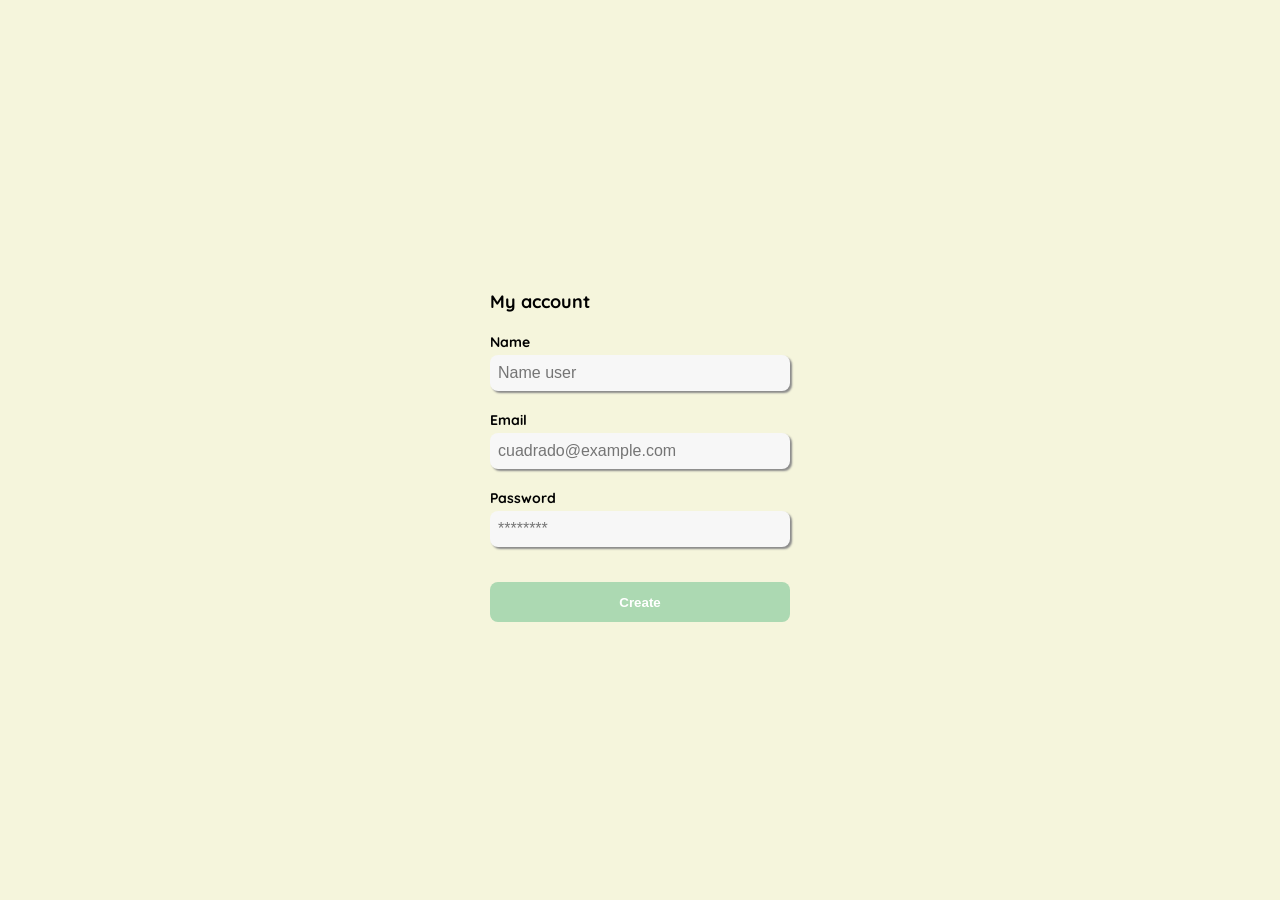
<file: createAccount.html>
<!DOCTYPE html>
<html lang="en">
  <head>
    <meta charset="UTF-8">
    <meta name="viewport" content="width=device-width, initial-scale=1.0">
    <link rel="stylesheet" href="./styles/login.css">
    <link rel="shortcut icon" href="/assets/logos/favicon_bota_fora.svg"
      type="img">
    <link rel="preconnect" href="https://fonts.googleapis.com">
    <link rel="preconnect" href="https://fonts.gstatic.com" crossorigin>
    <link
      href="https://fonts.googleapis.com/css2?family=Quicksand:wght@300&display=swap"
      rel="stylesheet">
    <link
      href="https://fonts.googleapis.com/css2?family=Quicksand:wght@500&display=swap"
      rel="stylesheet">
    <link
      href="https://fonts.googleapis.com/css2?family=Quicksand:wght@700&display=swap"
      rel="stylesheet">
    <title>Create password</title>
  </head>
  <body>
    <div class="login">
      <div class="form-container">
        <img src="./assets/logos/logo_yard_sale.svg" alt="/" class="logo">
        <h1 class="myAccounTittle">My account</h1>

        <form action="/" class="form-main">
          <label for="name" class="label">Name</label>
          <input type="text" class="input input-text" id="name"
            placeholder="Name user">

          <label for="new-email" class="label">Email</label>
          <input type="email" class="input input-email" id="new-email"
            placeholder="cuadrado@example.com">

          <label for="new-password" class="label">Password</label>
          <input type="password" class="input input-password" id="new-password"
            placeholder="********">

          <input type="submit" value="Create"
            class="primary-button login-button">

        </form>
      </div>
    </div>
  </body>
</file>
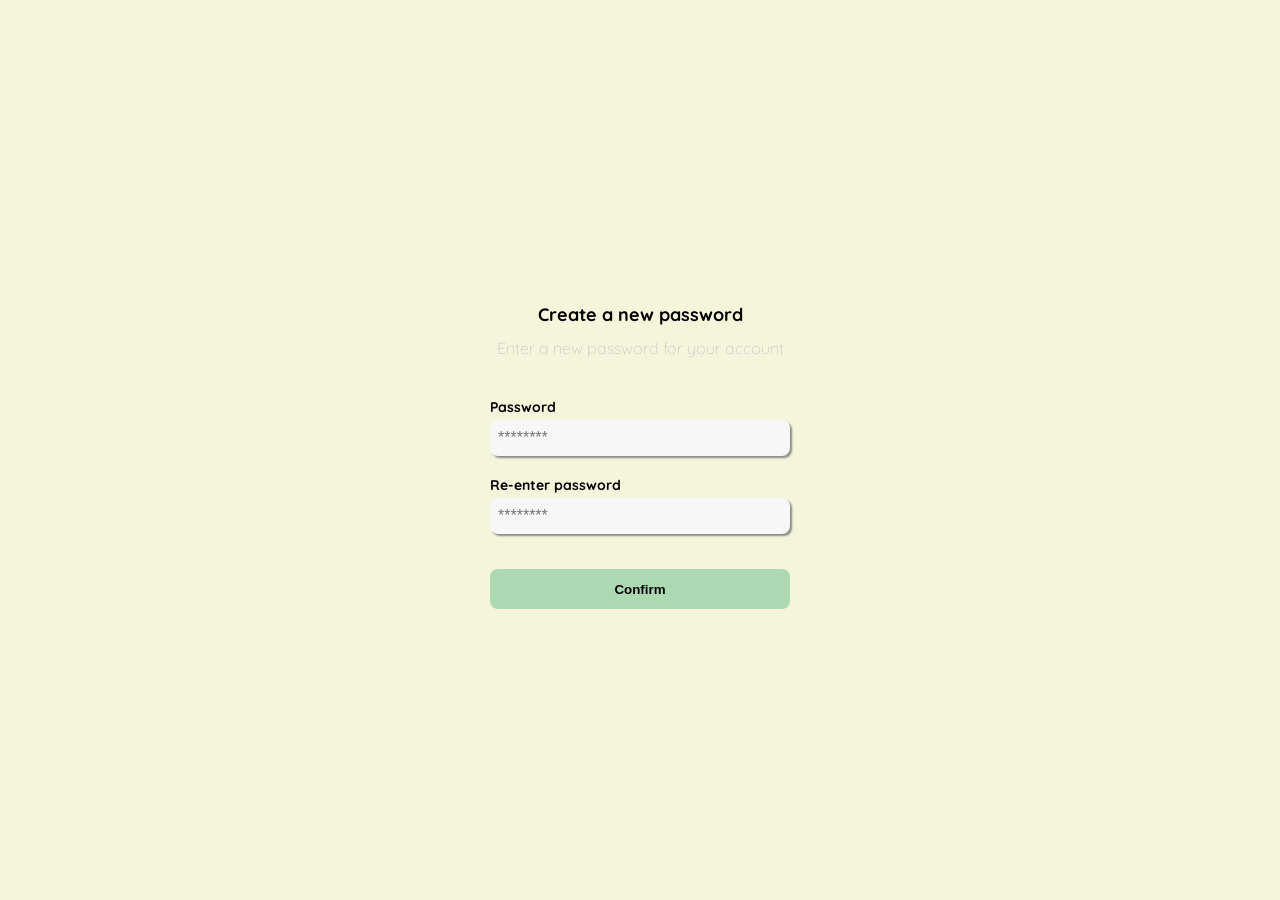
<file: createPassword.html>
<!DOCTYPE html>
<html lang="en">
  <head>
    <meta charset="UTF-8">
    <meta name="viewport" content="width=device-width, initial-scale=1.0">
    <link rel="stylesheet" href="./styles/createPassword.css">
    <link rel="preconnect" href="https://fonts.googleapis.com">
    <link rel="shortcut icon" href="/assets/logos/favicon_bota_fora.svg">
    <link rel="preconnect" href="https://fonts.gstatic.com" crossorigin>
    <link
      href="https://fonts.googleapis.com/css2?family=Quicksand:wght@300&display=swap"
      rel="stylesheet">
    <link
      href="https://fonts.googleapis.com/css2?family=Quicksand:wght@500&display=swap"
      rel="stylesheet">
    <link
      href="https://fonts.googleapis.com/css2?family=Quicksand:wght@700&display=swap"
      rel="stylesheet">
    <title>Create password</title>
  </head>
  <body>
    <div class="login">
      <div class="form-container">
        <img src="./assets/logos/logo_yard_sale.svg" alt="/" class="logo">
        <h1 class="title-main">Create a new password</h1>
        <p class="subtitle">Enter a new password for your account</p>

        <form action="/" class="form-main">
          <label for="password" class="label">Password</label>
          <input type="password" class="input input-password" id="password"
            placeholder="********">

          <label for="new-password" class="label">Re-enter password</label>
          <input type="password" class="input input-password" id="new-password"
            placeholder="********">

          <input type="submit" value="Confirm"
            class="primary-button login-button">
        </form>
      </div>
    </div>
  </body>
</html>
</file>
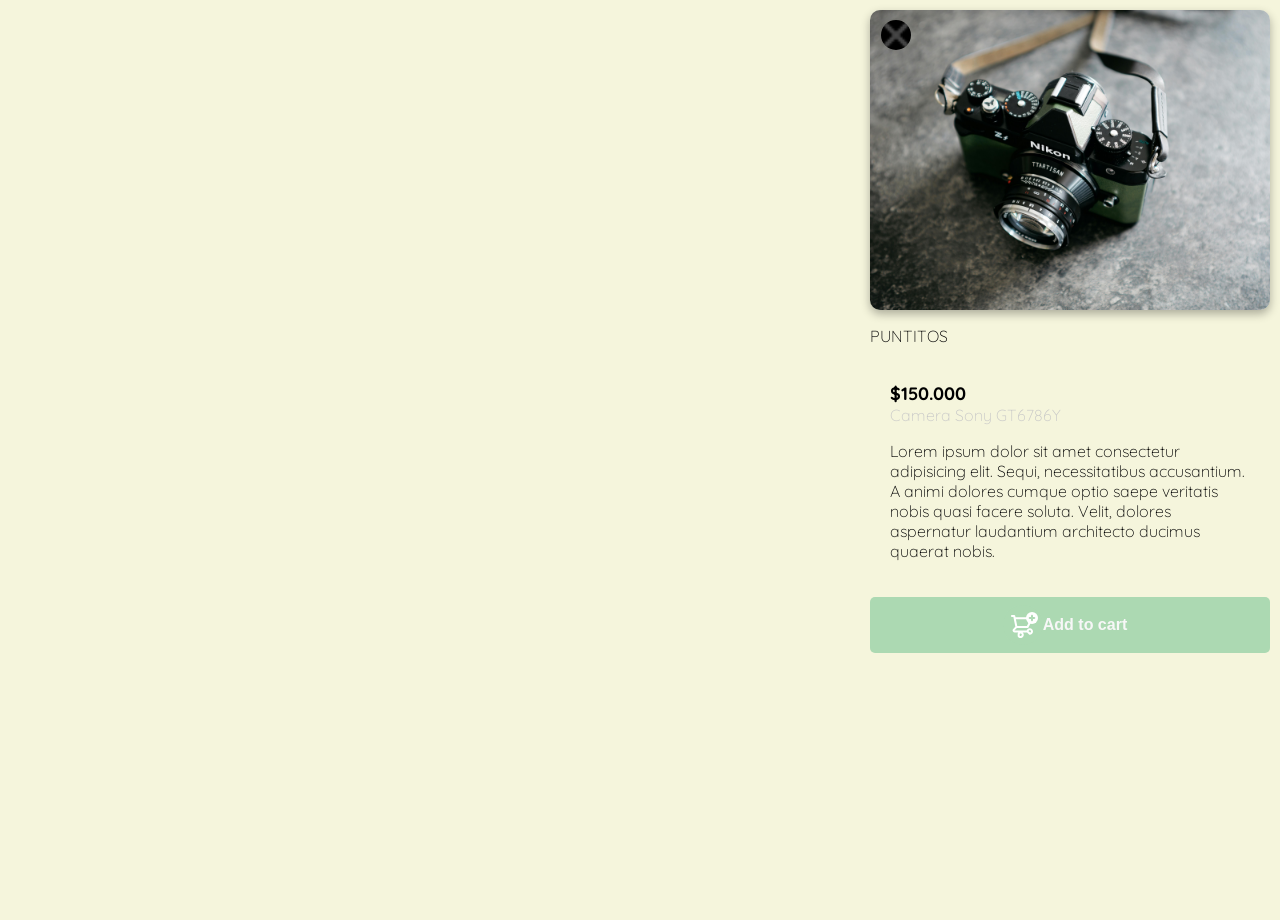
<file: detail-product.html>
<!DOCTYPE html>
<html lang="en">
  <head>
    <meta charset="UTF-8">
    <meta name="viewport" content="width=device-width, initial-scale=1.0">
    <link rel="stylesheet" href="./styles/detail-product.css">
    <link rel="preconnect" href="https://fonts.googleapis.com">
    <link rel="shortcut icon" href="/assets/logos/favicon_bota_fora.svg">
    <link rel="preconnect" href="https://fonts.gstatic.com" crossorigin>
    <link
      href="https://fonts.googleapis.com/css2?family=Quicksand:wght@300&display=swap"
      rel="stylesheet">
    <link
      href="https://fonts.googleapis.com/css2?family=Quicksand:wght@500&display=swap"
      rel="stylesheet">
    <link
      href="https://fonts.googleapis.com/css2?family=Quicksand:wght@700&display=swap"
      rel="stylesheet">
    <title>details product</title>
  </head>
  <body>

    <aside class="product-detail">

      <div class="contenedor-img">
        <img src="/assets/img/camera.jpg">
        <img src="/assets/icons/icon_close.png">
        <p>PUNTITOS</p>
      </div>

      <div class="information-detail">
        <p>$150.000</p>
        <p>Camera Sony GT6786Y</p>
        <p>Lorem ipsum dolor sit amet consectetur adipisicing elit. Sequi,
          necessitatibus accusantium. A animi dolores cumque optio saepe
          veritatis nobis quasi facere soluta. Velit, dolores aspernatur
          laudantium architecto ducimus quaerat nobis.</p>
      </div>

      <button class="primary-button">
        <img src="/assets/icons/bt_add_to_cart.svg">
        <p>Add to cart</p>
      </button>

    </aside>

  </body>
</html>
</file>
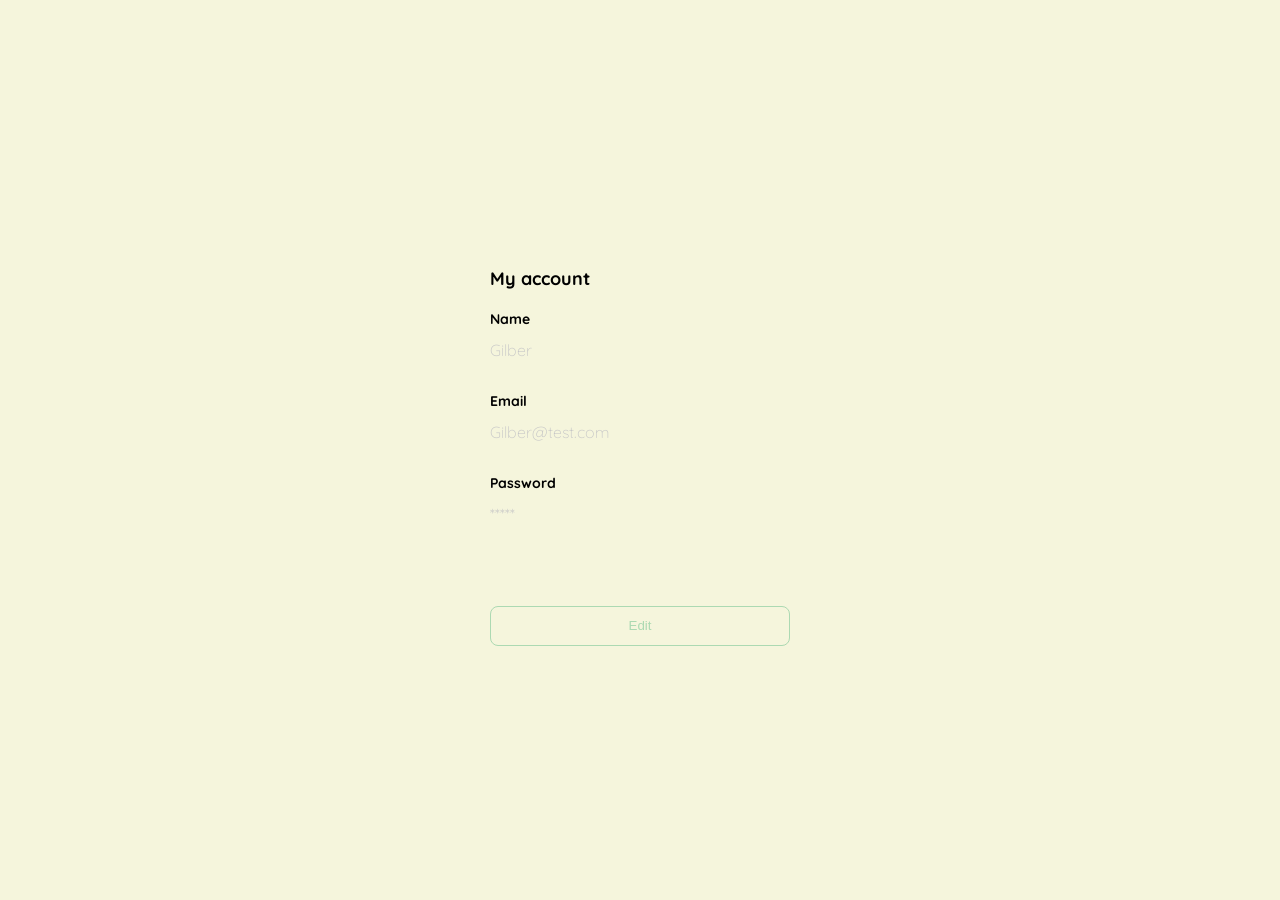
<file: editCredentials.html>
<!DOCTYPE html>
<html lang="en">
  <head>
    <meta charset="UTF-8">
    <meta name="viewport" content="width=device-width, initial-scale=1.0">
    <link rel="stylesheet" href="./styles/editCredentials.css">
    <link rel="shortcut icon" href="/assets/logos/favicon_bota_fora.svg"
      type="img">
    <link rel="preconnect" href="https://fonts.googleapis.com">
    <link rel="preconnect" href="https://fonts.gstatic.com" crossorigin>
    <link
      href="https://fonts.googleapis.com/css2?family=Quicksand:wght@300&display=swap"
      rel="stylesheet">
    <link
      href="https://fonts.googleapis.com/css2?family=Quicksand:wght@500&display=swap"
      rel="stylesheet">
    <link
      href="https://fonts.googleapis.com/css2?family=Quicksand:wght@700&display=swap"
      rel="stylesheet">
    <title>Create password</title>
  </head>
  <body>
    <div class="login">
      <div class="form-container">
        <img src="./assets/logos/logo_yard_sale.svg" alt="/" class="logo">
        <h1 class="myAccounTittle">My account</h1>

        <form action="/" class="form-main">
          <label for="name" class="label">Name</label>
          <p class="value">Gilber</p>

          <label for="new-email" class="label">Email</label>
          <p class="value">Gilber@test.com</p>

          <label for="new-password" class="label">Password</label>
          <p class="value">*****</p>

          <input type="submit" value="Edit"
            class="primary-button login-button">

        </form>
      </div>
    </div>
  </body>
</file>
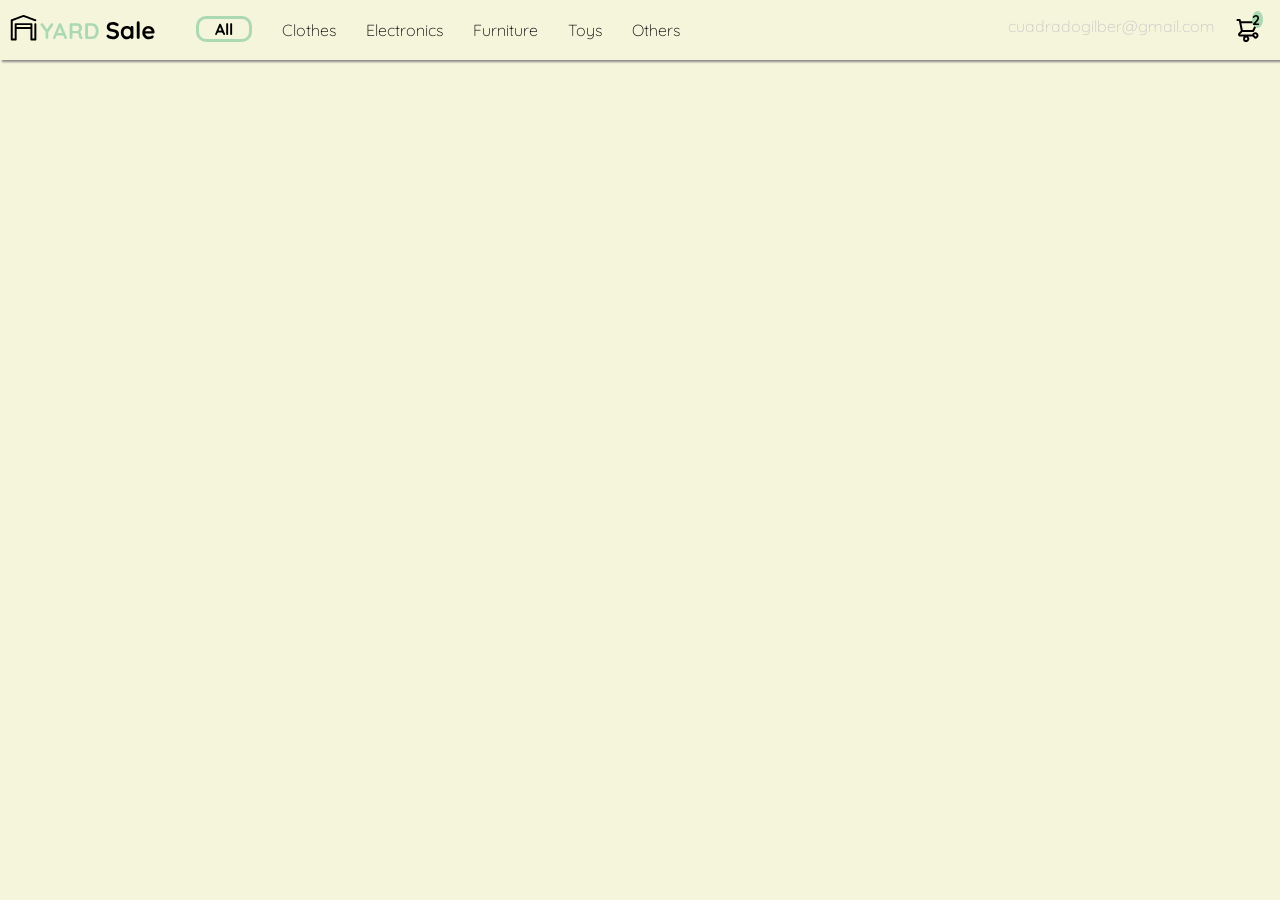
<file: header.html>
<!DOCTYPE html>
<html lang="en">
  <head>
    <meta charset="UTF-8">
    <meta name="viewport" content="width=device-width, initial-scale=1.0">
    <link rel="stylesheet" href="./styles/home-Page.css">
    <link rel="preconnect" href="https://fonts.googleapis.com">
    <link rel="shortcut icon" href="/assets/logos/favicon_bota_fora.svg">
    <link rel="preconnect" href="https://fonts.gstatic.com" crossorigin>
    <link
      href="https://fonts.googleapis.com/css2?family=Quicksand:wght@300&display=swap"
      rel="stylesheet">
    <link
      href="https://fonts.googleapis.com/css2?family=Quicksand:wght@500&display=swap"
      rel="stylesheet">
    <link
      href="https://fonts.googleapis.com/css2?family=Quicksand:wght@700&display=swap"
      rel="stylesheet">
    <link rel="stylesheet" href="/styles/header.css">
    <title>Header</title>
  </head>
  <body>

    <header>
      <nav>
        <figure class="logo-burguer">
          <img src="/assets/icons/icon_menu.svg" alt="/">
        </figure>

        <div class="navbar-left">

          <img src="/assets/logos/logo_yard_sale.svg" class="logo" alt="/">

          <ul>
            <li><a href="#">All</a></li>
            <li><a href="#">Clothes</a></li>
            <li><a href="#">Electronics</a></li>
            <li><a href="#">Furniture</a></li>
            <li><a href="#">Toys</a></li>
            <li><a href="#">Others</a></li>
          </ul>

        </div>

        <div class="navbar-right">
          <div>
            <p>cuadradogilber@gmail.com</p>
          </div>
          <div class="navbar-shopping-cart">
            <img src="/assets/icons/icon_shopping_cart.svg" alt="/">
            <div>2</div>
          </div>
        </div>

      </nav>
    </header>

  </body>
</html>
</file>
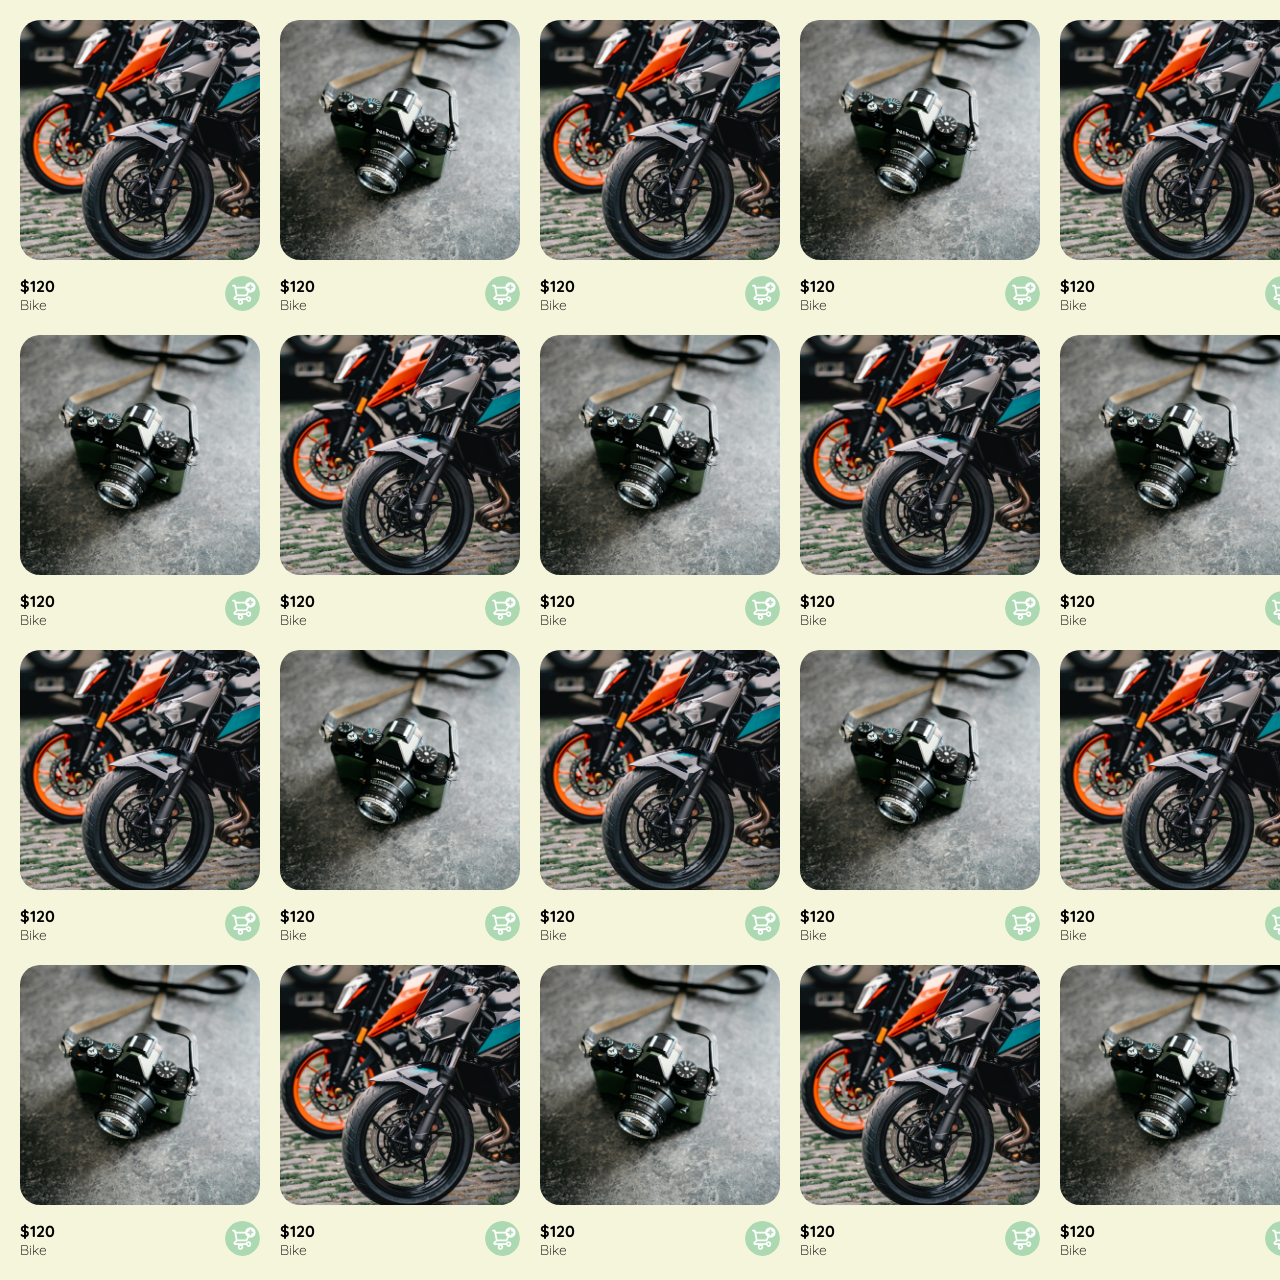
<file: home-Page.html>
<!DOCTYPE html>
<html lang="en">
  <head>
    <meta charset="UTF-8">
    <meta name="viewport" content="width=device-width, initial-scale=1.0">
    <link rel="stylesheet" href="./styles/home-Page.css">
    <link rel="preconnect" href="https://fonts.googleapis.com">
    <link rel="shortcut icon" href="/assets/logos/favicon_bota_fora.svg">
    <link rel="preconnect" href="https://fonts.gstatic.com" crossorigin>
    <link
      href="https://fonts.googleapis.com/css2?family=Quicksand:wght@300&display=swap"
      rel="stylesheet">
    <link
      href="https://fonts.googleapis.com/css2?family=Quicksand:wght@500&display=swap"
      rel="stylesheet">
    <link
      href="https://fonts.googleapis.com/css2?family=Quicksand:wght@700&display=swap"
      rel="stylesheet">
    <title>Home</title>
  </head>
  <body>

    <section class="main-container">
      <div class="container-card">
        <div class="product-card">
          <img src="/assets/img/MotorBike.jpg" alt="/">
          <div class="information-card">
            <div>
              <p>$120</p>
              <p>Bike</p>
            </div>
            <figure>
              <img src="/assets/icons/bt_add_to_cart.svg" alt="/">
            </figure>
          </div>
        </div>

        <div class="product-card">
          <img src="/assets/img/camera.jpg" alt="/">
          <div class="information-card">
            <div>
              <p>$120</p>
              <p>Bike</p>
            </div>
            <figure>
              <img src="/assets/icons/bt_add_to_cart.svg" alt="/">
            </figure>
          </div>
        </div>

        <div class="product-card">
          <img src="/assets/img/MotorBike.jpg" alt="/">
          <div class="information-card">
            <div>
              <p>$120</p>
              <p>Bike</p>
            </div>
            <figure>
              <img src="/assets/icons/bt_add_to_cart.svg" alt="/">
            </figure>
          </div>
        </div>

        <div class="product-card">
          <img src="/assets/img/camera.jpg" alt="/">
          <div class="information-card">
            <div>
              <p>$120</p>
              <p>Bike</p>
            </div>
            <figure>
              <img src="/assets/icons/bt_add_to_cart.svg" alt="/">
            </figure>
          </div>
        </div>

        <div class="product-card">
          <img src="/assets/img/MotorBike.jpg" alt="/">
          <div class="information-card">
            <div>
              <p>$120</p>
              <p>Bike</p>
            </div>
            <figure>
              <img src="/assets/icons/bt_add_to_cart.svg" alt="/">
            </figure>
          </div>
        </div>

        <div class="product-card">
          <img src="/assets/img/camera.jpg" alt="/">
          <div class="information-card">
            <div>
              <p>$120</p>
              <p>Bike</p>
            </div>
            <figure>
              <img src="/assets/icons/bt_add_to_cart.svg" alt="/">
            </figure>
          </div>
        </div>

        <div class="product-card">
          <img src="/assets/img/MotorBike.jpg" alt="/">
          <div class="information-card">
            <div>
              <p>$120</p>
              <p>Bike</p>
            </div>
            <figure>
              <img src="/assets/icons/bt_add_to_cart.svg" alt="/">
            </figure>
          </div>
        </div>

        <div class="product-card">
          <img src="/assets/img/camera.jpg" alt="/">
          <div class="information-card">
            <div>
              <p>$120</p>
              <p>Bike</p>
            </div>
            <figure>
              <img src="/assets/icons/bt_add_to_cart.svg" alt="/">
            </figure>
          </div>
        </div>

        <div class="product-card">
          <img src="/assets/img/MotorBike.jpg" alt="/">
          <div class="information-card">
            <div>
              <p>$120</p>
              <p>Bike</p>
            </div>
            <figure>
              <img src="/assets/icons/bt_add_to_cart.svg" alt="/">
            </figure>
          </div>
        </div>

        <div class="product-card">
          <img src="/assets/img/camera.jpg" alt="/">
          <div class="information-card">
            <div>
              <p>$120</p>
              <p>Bike</p>
            </div>
            <figure>
              <img src="/assets/icons/bt_add_to_cart.svg" alt="/">
            </figure>
          </div>
        </div>

        <div class="product-card">
          <img src="/assets/img/MotorBike.jpg" alt="/">
          <div class="information-card">
            <div>
              <p>$120</p>
              <p>Bike</p>
            </div>
            <figure>
              <img src="/assets/icons/bt_add_to_cart.svg" alt="/">
            </figure>
          </div>
        </div>

        <div class="product-card">
          <img src="/assets/img/camera.jpg" alt="/">
          <div class="information-card">
            <div>
              <p>$120</p>
              <p>Bike</p>
            </div>
            <figure>
              <img src="/assets/icons/bt_add_to_cart.svg" alt="/">
            </figure>
          </div>
        </div>

        <div class="product-card">
          <img src="/assets/img/MotorBike.jpg" alt="/">
          <div class="information-card">
            <div>
              <p>$120</p>
              <p>Bike</p>
            </div>
            <figure>
              <img src="/assets/icons/bt_add_to_cart.svg" alt="/">
            </figure>
          </div>
        </div>

        <div class="product-card">
          <img src="/assets/img/camera.jpg" alt="/">
          <div class="information-card">
            <div>
              <p>$120</p>
              <p>Bike</p>
            </div>
            <figure>
              <img src="/assets/icons/bt_add_to_cart.svg" alt="/">
            </figure>
          </div>
        </div>

        <div class="product-card">
          <img src="/assets/img/MotorBike.jpg" alt="/">
          <div class="information-card">
            <div>
              <p>$120</p>
              <p>Bike</p>
            </div>
            <figure>
              <img src="/assets/icons/bt_add_to_cart.svg" alt="/">
            </figure>
          </div>
        </div>

        <div class="product-card">
          <img src="/assets/img/camera.jpg" alt="/">
          <div class="information-card">
            <div>
              <p>$120</p>
              <p>Bike</p>
            </div>
            <figure>
              <img src="/assets/icons/bt_add_to_cart.svg" alt="/">
            </figure>
          </div>
        </div>

        <div class="product-card">
          <img src="/assets/img/MotorBike.jpg" alt="/">
          <div class="information-card">
            <div>
              <p>$120</p>
              <p>Bike</p>
            </div>
            <figure>
              <img src="/assets/icons/bt_add_to_cart.svg" alt="/">
            </figure>
          </div>
        </div>

        <div class="product-card">
          <img src="/assets/img/camera.jpg" alt="/">
          <div class="information-card">
            <div>
              <p>$120</p>
              <p>Bike</p>
            </div>
            <figure>
              <img src="/assets/icons/bt_add_to_cart.svg" alt="/">
            </figure>
          </div>
        </div>

        <div class="product-card">
          <img src="/assets/img/MotorBike.jpg" alt="/">
          <div class="information-card">
            <div>
              <p>$120</p>
              <p>Bike</p>
            </div>
            <figure>
              <img src="/assets/icons/bt_add_to_cart.svg" alt="/">
            </figure>
          </div>
        </div>

        <div class="product-card">
          <img src="/assets/img/camera.jpg" alt="/">
          <div class="information-card">
            <div>
              <p>$120</p>
              <p>Bike</p>
            </div>
            <figure>
              <img src="/assets/icons/bt_add_to_cart.svg" alt="/">
            </figure>
          </div>
        </div>
      </div>
    </section>

  </body>
</html>
</file>
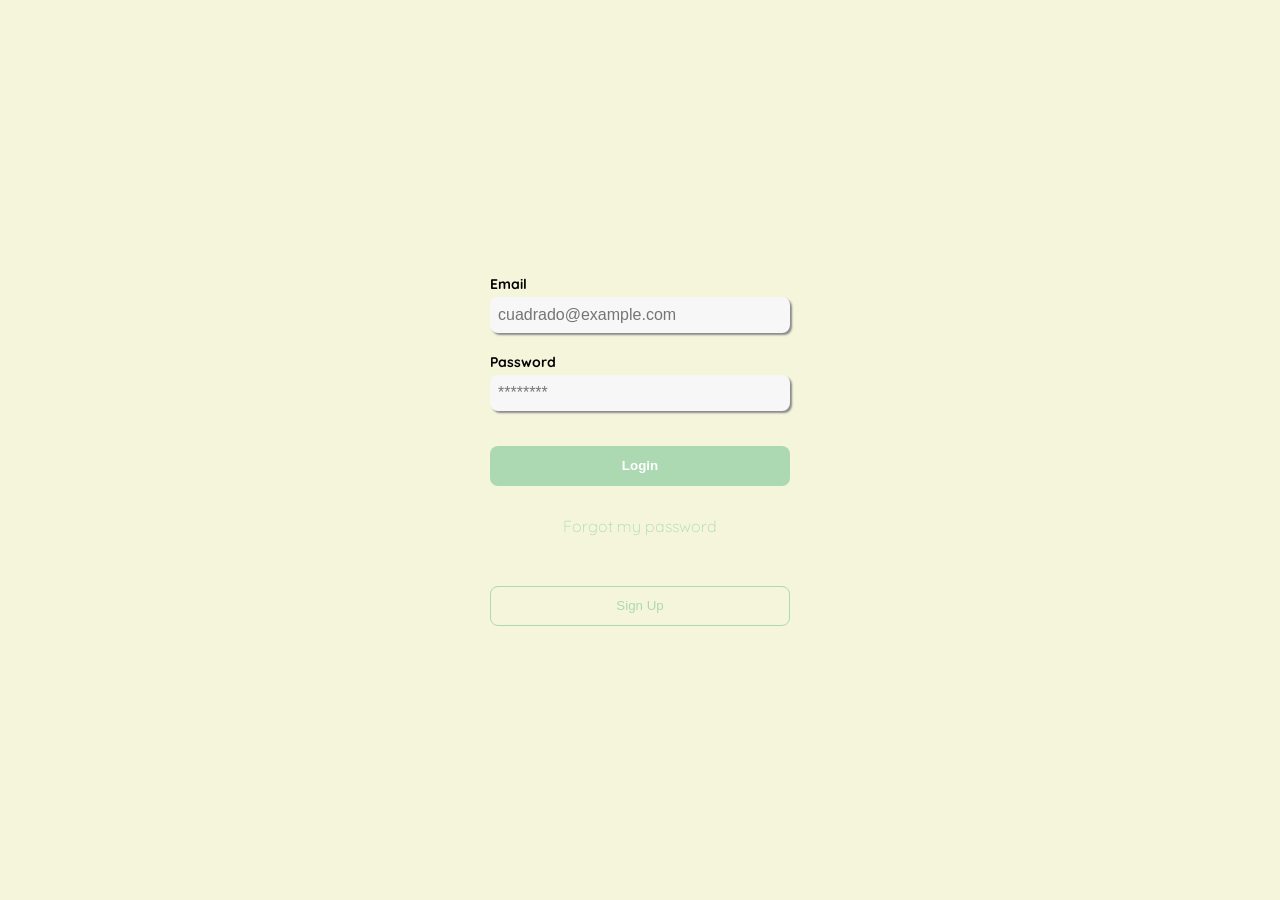
<file: login.html>
<!DOCTYPE html>
<html lang="en">
  <head>
    <meta charset="UTF-8">
    <meta name="viewport" content="width=device-width, initial-scale=1.0">
    <link rel="stylesheet" href="./styles/login.css">
    <link rel="preconnect" href="https://fonts.googleapis.com">
    <link rel="shortcut icon" href="/assets/logos/favicon_bota_fora.svg">
    <link rel="preconnect" href="https://fonts.gstatic.com" crossorigin>
    <link
      href="https://fonts.googleapis.com/css2?family=Quicksand:wght@300&display=swap"
      rel="stylesheet">
    <link
      href="https://fonts.googleapis.com/css2?family=Quicksand:wght@500&display=swap"
      rel="stylesheet">
    <link
      href="https://fonts.googleapis.com/css2?family=Quicksand:wght@700&display=swap"
      rel="stylesheet">
    <title>Create password</title>
  </head>
  <body>
    <div class="login">
      <div class="form-container">
        <img src="./assets/logos/logo_yard_sale.svg" alt="/" class="logo">

        <form action="/" class="form-main">
          <label for="email" class="label">Email</label>
          <input type="email" class="input input-email" id="email"
            placeholder="cuadrado@example.com">

          <label for="new-password" class="label">Password</label>
          <input type="password" class="input input-password" id="new-password"
            placeholder="********">

          <input type="submit" value="Login"
            class="primary-button login-button">

          <a href="#" class="forgetPassword">Forgot my password</a>

          <input type="submit" value="Sign Up"
            class="signup-button">
        </form>
      </div>
    </div>
  </body>
</file>
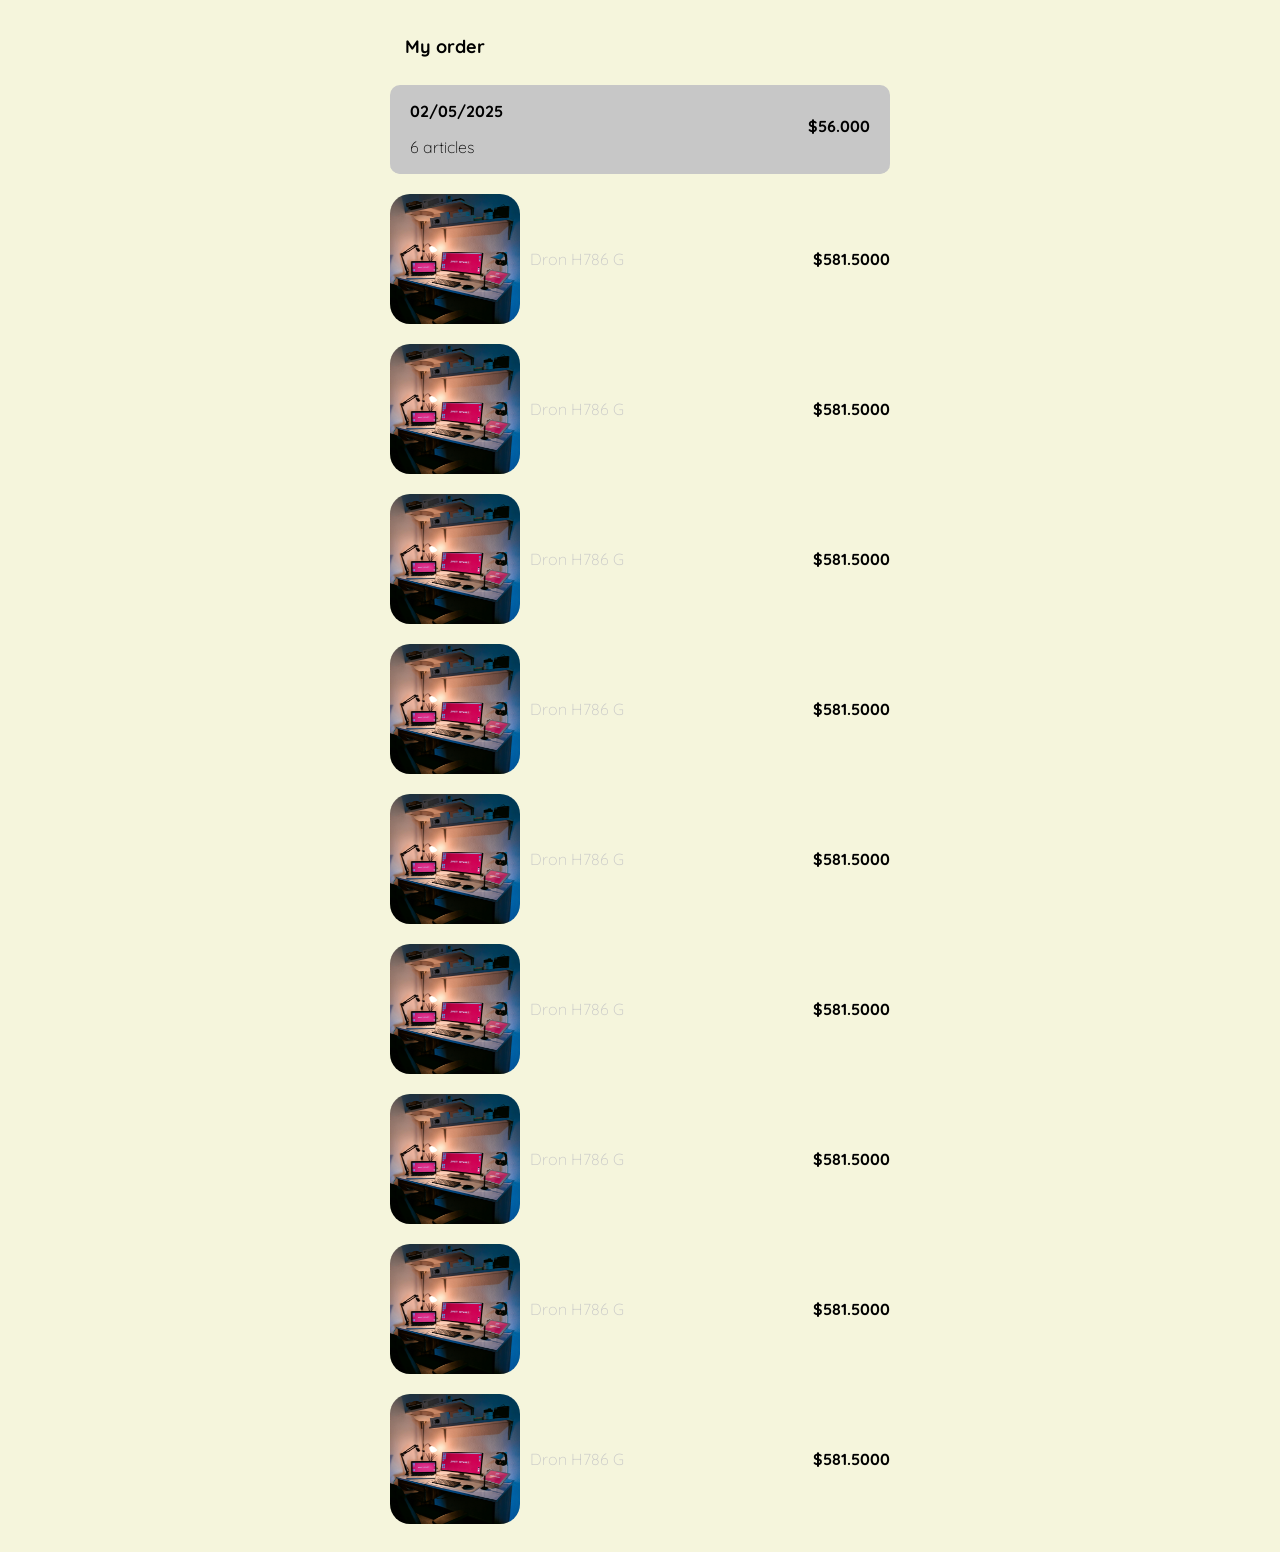
<file: my-Order.html>
<!DOCTYPE html>
<html lang="en">
  <head>
    <meta charset="UTF-8">
    <meta name="viewport" content="width=device-width, initial-scale=1.0">
    <link rel="stylesheet" href="/styles/my-Order.css">
    <link rel="preconnect" href="https://fonts.googleapis.com">
    <link rel="shortcut icon" href="/assets/logos/favicon_bota_fora.svg">
    <link rel="preconnect" href="https://fonts.gstatic.com" crossorigin>
    <link
      href="https://fonts.googleapis.com/css2?family=Quicksand:wght@300&display=swap"
      rel="stylesheet">
    <link
      href="https://fonts.googleapis.com/css2?family=Quicksand:wght@500&display=swap"
      rel="stylesheet">
    <link
      href="https://fonts.googleapis.com/css2?family=Quicksand:wght@700&display=swap"
      rel="stylesheet">
    <title>My order</title>
  </head>
  <body>

    <div class="container-main">
      <h1>My order</h1>
      <div class="products-dates">
        <div>
          <p>02/05/2025</p>
          <p>6 articles</p>
        </div>
        <div>
          <p>$56.000</p>
        </div>
      </div>

      <div class="container-cards">
        <div class="info-products">
          <img src="./assets/img/products.jpg">
          <p>Dron H786 G</p>
        </div>

        <div class="price">
          <p>$581.5000</p>
        </div>

        <div class="info-products">
          <img src="./assets/img/products.jpg">
          <p>Dron H786 G</p>
        </div>

        <div class="price">
          <p>$581.5000</p>
        </div>

        <div class="info-products">
          <img src="./assets/img/products.jpg">
          <p>Dron H786 G</p>
        </div>

        <div class="price">
          <p>$581.5000</p>
        </div>

        <div class="info-products">
          <img src="./assets/img/products.jpg">
          <p>Dron H786 G</p>
        </div>

        <div class="price">
          <p>$581.5000</p>
        </div>

        <div class="info-products">
          <img src="./assets/img/products.jpg">
          <p>Dron H786 G</p>
        </div>

        <div class="price">
          <p>$581.5000</p>
        </div>

        <div class="info-products">
          <img src="./assets/img/products.jpg">
          <p>Dron H786 G</p>
        </div>

        <div class="price">
          <p>$581.5000</p>
        </div>

        <div class="info-products">
          <img src="./assets/img/products.jpg">
          <p>Dron H786 G</p>
        </div>

        <div class="price">
          <p>$581.5000</p>
        </div>

        <div class="info-products">
          <img src="./assets/img/products.jpg">
          <p>Dron H786 G</p>
        </div>

        <div class="price">
          <p>$581.5000</p>
        </div>

        <div class="info-products">
          <img src="./assets/img/products.jpg">
          <p>Dron H786 G</p>
        </div>

        <div class="price">
          <p>$581.5000</p>
        </div>
      </div>
    </div>

  </body>
</html>
</file>
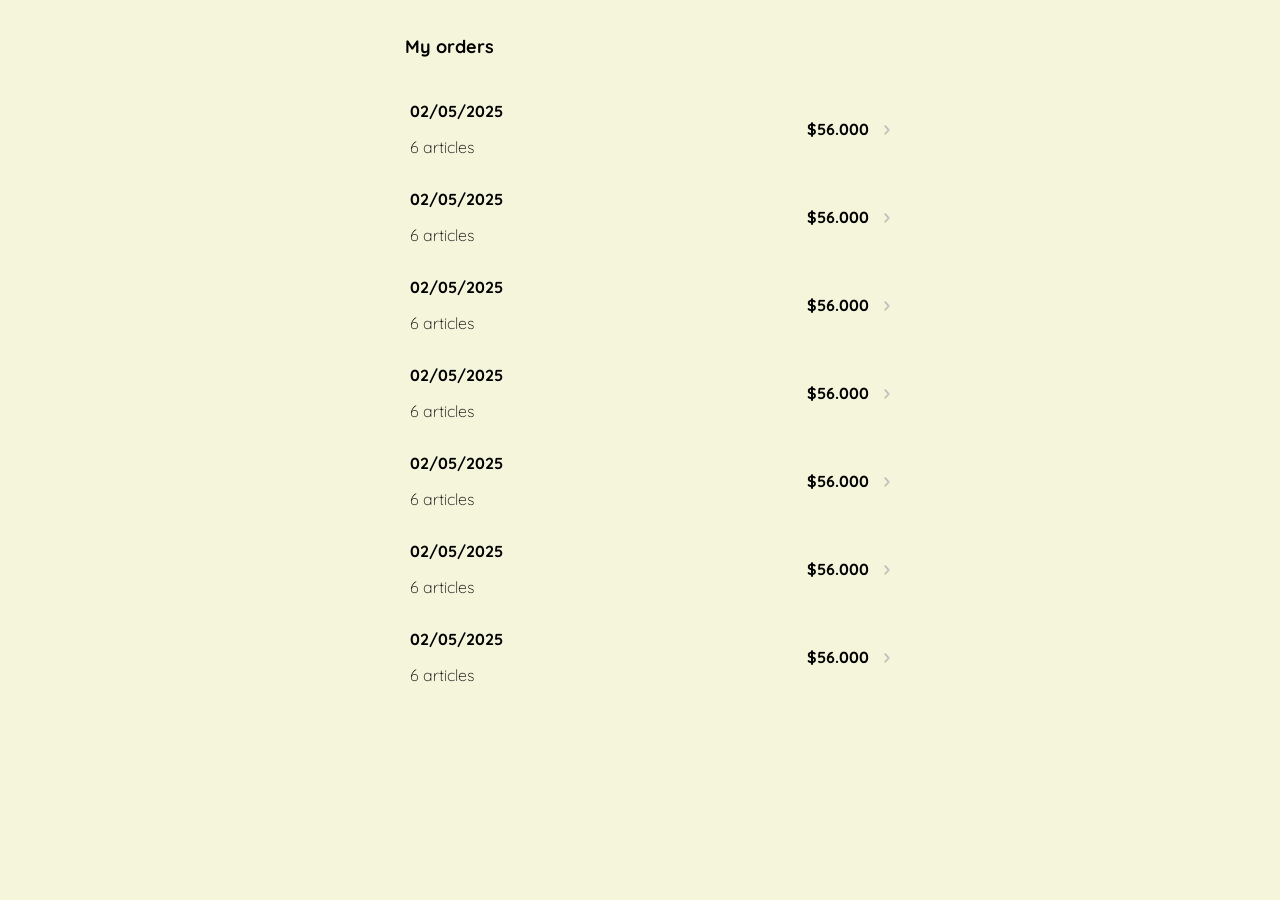
<file: my-Orders.html>
<!DOCTYPE html>
<html lang="en">
  <head>
    <meta charset="UTF-8">
    <meta name="viewport" content="width=device-width, initial-scale=1.0">
    <link rel="stylesheet" href="/styles/orders.css">
    <link rel="preconnect" href="https://fonts.googleapis.com">
    <link rel="shortcut icon" href="/assets/logos/favicon_bota_fora.svg">
    <link rel="preconnect" href="https://fonts.gstatic.com" crossorigin>
    <link
      href="https://fonts.googleapis.com/css2?family=Quicksand:wght@300&display=swap"
      rel="stylesheet">
    <link
      href="https://fonts.googleapis.com/css2?family=Quicksand:wght@500&display=swap"
      rel="stylesheet">
    <link
      href="https://fonts.googleapis.com/css2?family=Quicksand:wght@700&display=swap"
      rel="stylesheet">
    <title>Orders</title>
  </head>
  <body>

    <div class="container-main">
      <h1>My orders</h1>
      <div class="products-dates">
        <div>
          <p>02/05/2025</p>
          <p>6 articles</p>
        </div>
        <div>
          <p>$56.000</p>
          <a href="#">
            <img src="/assets/icons/flechita.svg">
          </a>
        </div>
      </div>
      <div class="products-dates">
        <div>
          <p>02/05/2025</p>
          <p>6 articles</p>
        </div>
        <div>
          <p>$56.000</p>
          <a href="#">
            <img src="/assets/icons/flechita.svg">
          </a>
        </div>
      </div>

      <div class="products-dates">
        <div>
          <p>02/05/2025</p>
          <p>6 articles</p>
        </div>
        <div>
          <p>$56.000</p>
          <a href="#">
            <img src="/assets/icons/flechita.svg">
          </a>
        </div>
      </div>

      <div class="products-dates">
        <div>
          <p>02/05/2025</p>
          <p>6 articles</p>
        </div>
        <div>
          <p>$56.000</p>
          <a href="#">
            <img src="/assets/icons/flechita.svg">
          </a>
        </div>
      </div>

      <div class="products-dates">
        <div>
          <p>02/05/2025</p>
          <p>6 articles</p>
        </div>
        <div>
          <p>$56.000</p>
          <a href="#">
            <img src="/assets/icons/flechita.svg">
          </a>
        </div>
      </div>

      <div class="products-dates">
        <div>
          <p>02/05/2025</p>
          <p>6 articles</p>
        </div>
        <div>
          <p>$56.000</p>
          <a href="#">
            <img src="/assets/icons/flechita.svg">
          </a>
        </div>
      </div>

      <div class="products-dates">
        <div>
          <p>02/05/2025</p>
          <p>6 articles</p>
        </div>
        <div>
          <p>$56.000</p>
          <a href="#">
            <img src="/assets/icons/flechita.svg">
          </a>
        </div>
      </div>
    </div>
  </body>
</html>
</file>
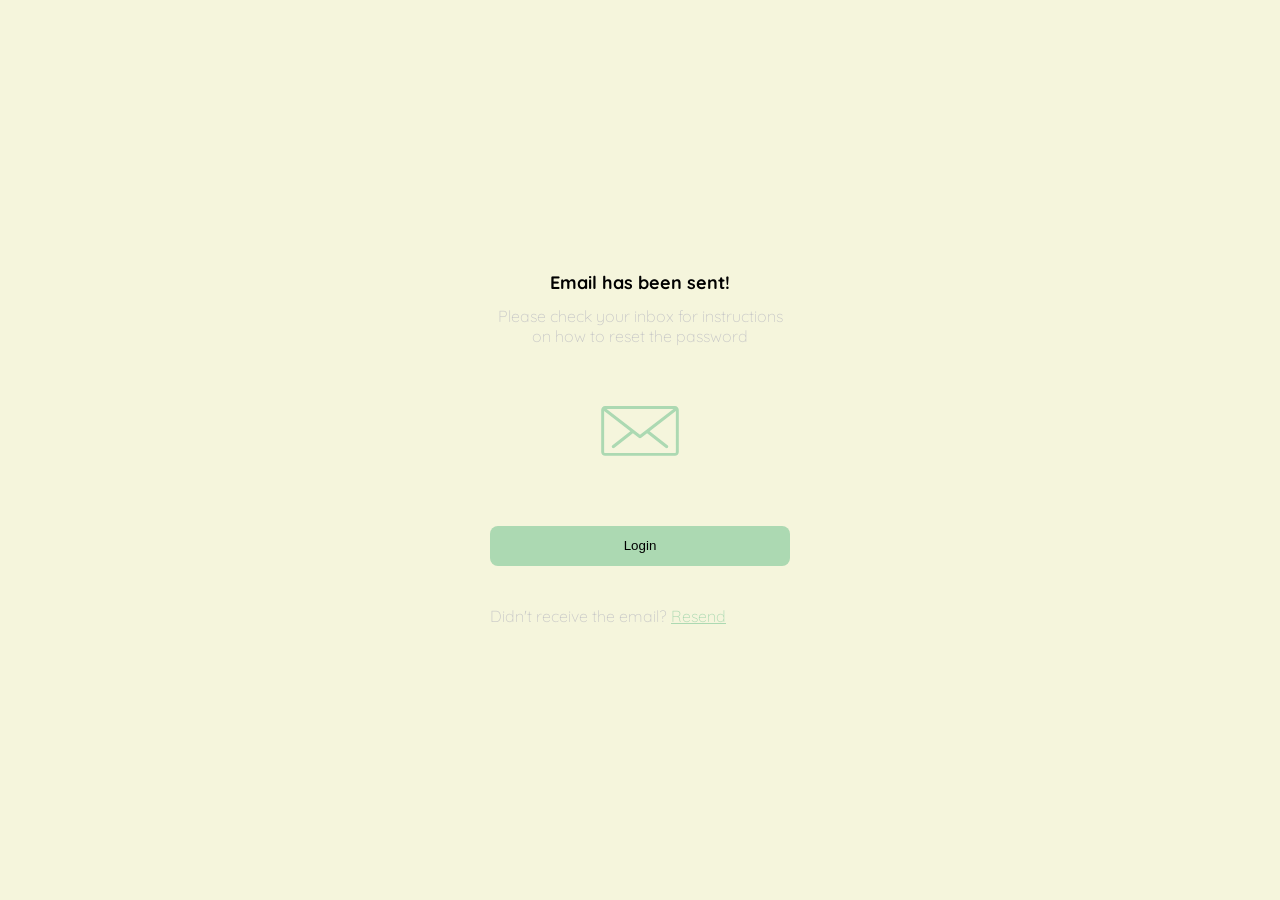
<file: sendEmail.html>
<!DOCTYPE html>
<html lang="en">
  <head>
    <meta charset="UTF-8">
    <meta name="viewport" content="width=device-width, initial-scale=1.0">
    <link rel="stylesheet" href="./styles/sedEmail.css">
    <link rel="shortcut icon" href="/assets/logos/favicon_bota_fora.svg">
    <link rel="preconnect" href="https://fonts.googleapis.com">
    <link rel="preconnect" href="https://fonts.gstatic.com" crossorigin>
    <link
      href="https://fonts.googleapis.com/css2?family=Quicksand:wght@300&display=swap"
      rel="stylesheet">
    <link
      href="https://fonts.googleapis.com/css2?family=Quicksand:wght@500&display=swap"
      rel="stylesheet">
    <link
      href="https://fonts.googleapis.com/css2?family=Quicksand:wght@700&display=swap"
      rel="stylesheet">
    <title>Email send</title>
  </head>
  <body>

    <div class="sendEmail-container">
      <div class="form-instructions">
        <img src="./assets/logos/logo_yard_sale.svg" alt="/" class="logo">
        <h1 class="title">Email has been sent!</h1>
        <p class="instructions">Please check your inbox for instructions on
          how
          to reset the password</p>

        <img src="./assets/icons/email.svg" alt="/" class="logoSendEmail">

        <form class="buttonLogin" action="#">
          <input type="submit" value="Login" class="buttonConfirm">
        </form>

        <p class="instructions-before">Didn't receive the email? <span> <a
              class="resend" href="#">Resend</a></span></p>
      </div>

    </div>

  </body>
</html>
</file>
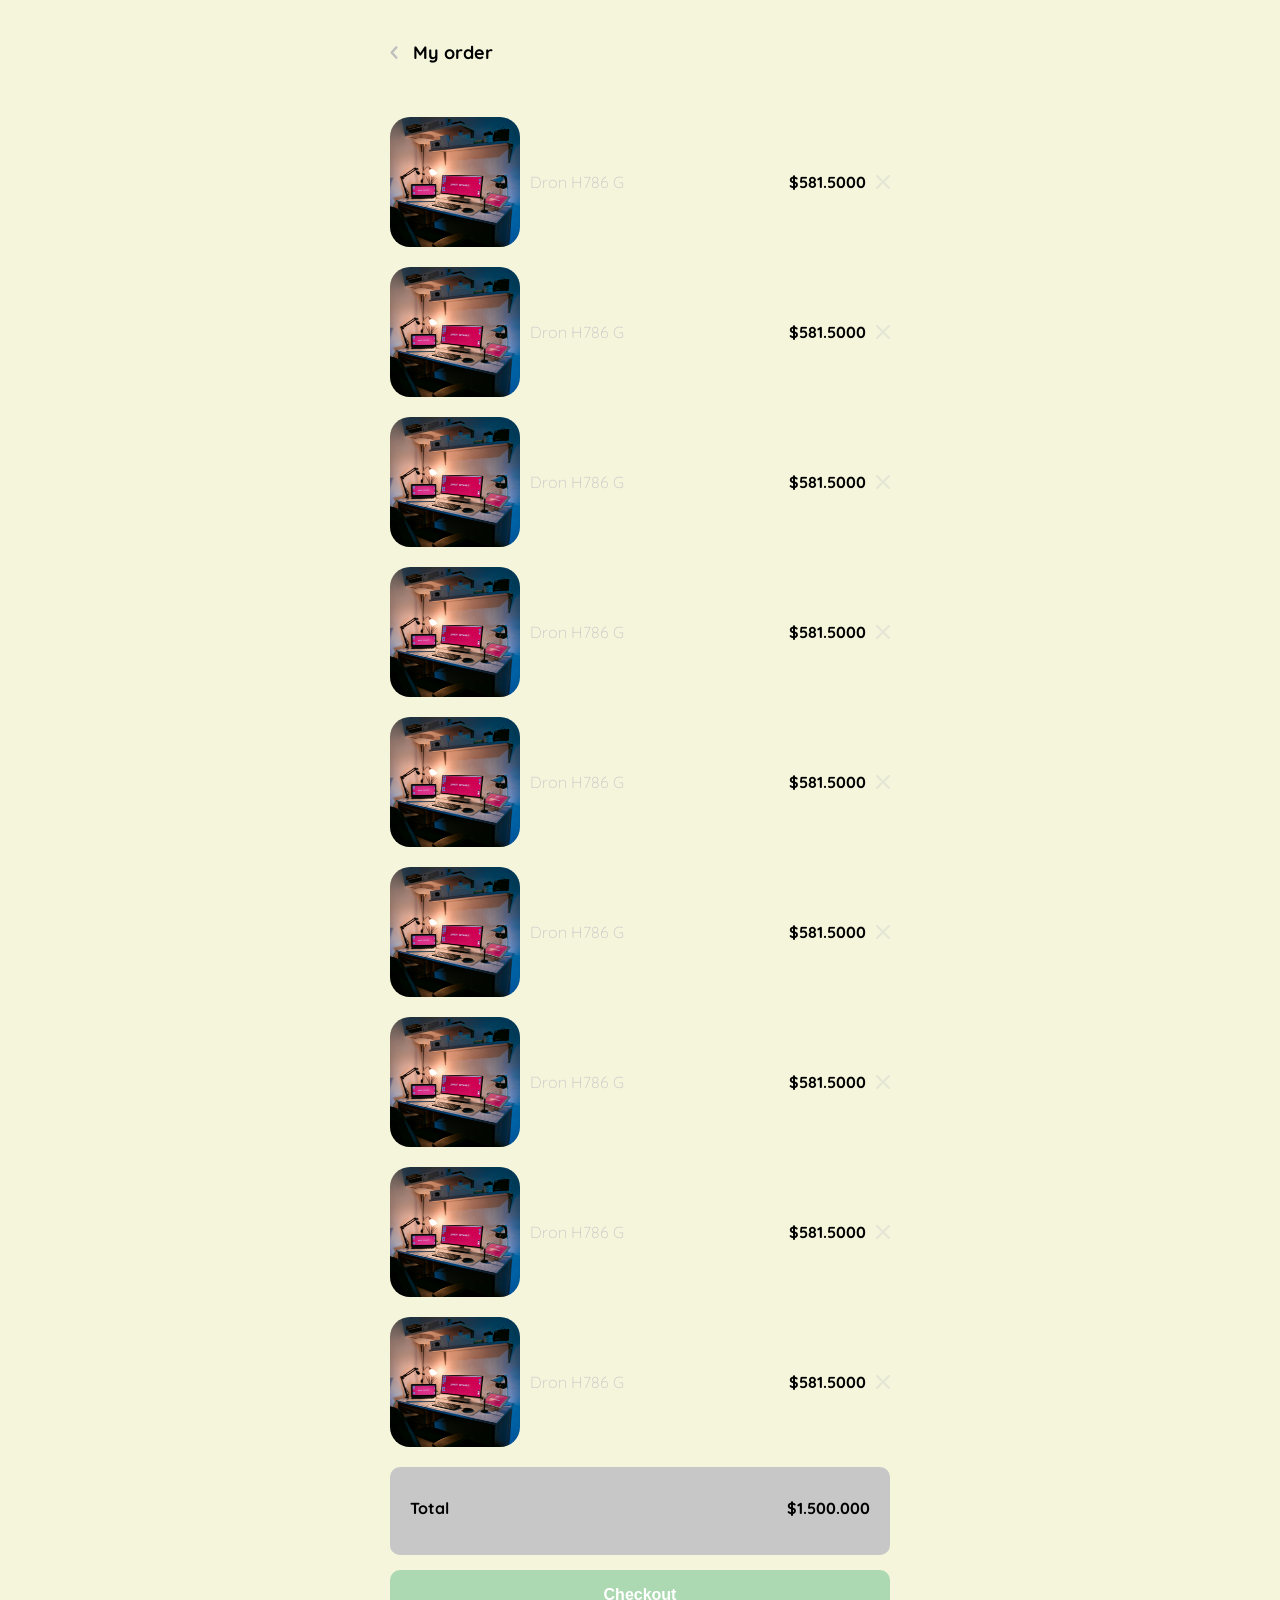
<file: Shopping-cart.html>
<!DOCTYPE html>
<html lang="en">
  <head>
    <meta charset="UTF-8">
    <meta name="viewport" content="width=device-width, initial-scale=1.0">
    <link rel="stylesheet" href="/styles/shoppin-Card.css">
    <link rel="preconnect" href="https://fonts.googleapis.com">
    <link rel="shortcut icon" href="/assets/logos/favicon_bota_fora.svg">
    <link rel="preconnect" href="https://fonts.gstatic.com" crossorigin>
    <link
      href="https://fonts.googleapis.com/css2?family=Quicksand:wght@300&display=swap"
      rel="stylesheet">
    <link
      href="https://fonts.googleapis.com/css2?family=Quicksand:wght@500&display=swap"
      rel="stylesheet">
    <link
      href="https://fonts.googleapis.com/css2?family=Quicksand:wght@700&display=swap"
      rel="stylesheet">
    <title>My order</title>
  </head>
  <body>

    <aside class="container-main">
      <div class="title-container">
        <img src="/assets/icons/flechita.svg" alt>
        <p>My order</p>
      </div>
      <div class="container-cards">
        <div class="info-products">
          <img src="./assets/img/products.jpg">
          <p>Dron H786 G</p>
        </div>

        <div class="price">
          <p>$581.5000</p>
          <img src="/assets/icons/icon_close.png">
        </div>

        <div class="info-products">
          <img src="./assets/img/products.jpg">
          <p>Dron H786 G</p>
        </div>

        <div class="price">
          <p>$581.5000</p>
          <img src="/assets/icons/icon_close.png">
        </div>

        <div class="info-products">
          <img src="./assets/img/products.jpg">
          <p>Dron H786 G</p>
        </div>

        <div class="price">
          <p>$581.5000</p>
          <img src="/assets/icons/icon_close.png">
        </div>

        <div class="info-products">
          <img src="./assets/img/products.jpg">
          <p>Dron H786 G</p>
        </div>

        <div class="price">
          <p>$581.5000</p>
          <img src="/assets/icons/icon_close.png">
        </div>

        <div class="info-products">
          <img src="./assets/img/products.jpg">
          <p>Dron H786 G</p>
        </div>

        <div class="price">
          <p>$581.5000</p>
          <img src="/assets/icons/icon_close.png">
        </div>

        <div class="info-products">
          <img src="./assets/img/products.jpg">
          <p>Dron H786 G</p>
        </div>

        <div class="price">
          <p>$581.5000</p>
          <img src="/assets/icons/icon_close.png">
        </div>

        <div class="info-products">
          <img src="./assets/img/products.jpg">
          <p>Dron H786 G</p>
        </div>

        <div class="price">
          <p>$581.5000</p>
          <img src="/assets/icons/icon_close.png">
        </div>

        <div class="info-products">
          <img src="./assets/img/products.jpg">
          <p>Dron H786 G</p>
        </div>

        <div class="price">
          <p>$581.5000</p>
          <img src="/assets/icons/icon_close.png">
        </div>

        <div class="info-products">
          <img src="./assets/img/products.jpg">
          <p>Dron H786 G</p>
        </div>

        <div class="price">
          <p>$581.5000</p>
          <img src="/assets/icons/icon_close.png">
        </div>
      </div>

      <div class="products-dates">
        <div>
          <p>Total</p>
        </div>
        <div>
          <p>$1.500.000</p>
          <img src="/assets/icons/icon_close.png">
        </div>
      </div>

      <button class="button-primary">Checkout</button>
    </aside>

  </body>
</html>
</file>
<file: styles/login.css>
:root {
  --white: #FFFFFF;
  --black: #000000;
  --very-light-pink: #c7c7c7;
  --text-input-field: #f7f7f7;
  --hospital-green: #ACD9B2;
  --blues: #93c9e2;
  --sm: 14px;
  --md: 16px;
  --lg: 18px;
}

body {
  font-family: "Quicksand", sans-serif;
  font-optical-sizing: auto;
  font-weight: 300;
  font-style: normal;
  background-color: beige;
  margin: 0;
}

.login {
  display: grid;
  place-items: center;
  width: 100%;
  height: 100vh;
}

.form-container {
  display: grid;
  grid-template-rows: auto 1fr auto;
  width: 300px;
}

.logo {
  width: 150px;
  margin-bottom: 38px;
  justify-self: center;
  display: none;
}

.form-main {
  display: flex;
  flex-direction: column;
}

.label {
  font-size: var(--sm);
  font-weight: bold;
  margin-bottom: 4px;
}

.input {
  background-color: var(--text-input-field);
  border: none;
  margin-bottom: 20px;
  border-color: aqua;
  border-radius: 8px;
  height: 20px;
  font-size: var(--md);
  padding: 8px;
  box-shadow: 2px 2px 2px rgb(138, 138, 138);
}


.form-main>a {
  color: var(--hospital-green);
  align-self: center;
  margin-top: 30px;
  text-decoration: none;
}

.signup-button {
  border: 1px solid var(--hospital-green);
  color: var(--hospital-green);
  height: 40px;
  border-radius: 8px;
  margin-top: 50px;
  background-color: transparent;
  cursor: pointer;
  font-weight: var(--lg);
}



.signup-button:hover {
  border: 1px solid var(--blues);
}


.primary-button {
  margin-top: 15px;
  background-color: var(--hospital-green);
  font-weight: var(--lg);
  border: none;
  border-radius: 8px;
  padding: 10px;
  color: var(--white);
  font-weight: bold;
  cursor: pointer;
  height: 40px;
}

.primary-button:hover {
  background-color: var(--blues);
}

.myAccounTittle {
  font-size: var(--lg);
  margin-bottom: 20px;
}


@media (max-width:640px) {
  .logo {
    display: block;
  }


  .signup-button {
    position: absolute;
    width: 300px;
    bottom: 0;
    margin-bottom: 24px;
  }

}
</file>
<file: styles/createPassword.css>
:root {
  --white: #FFFFFF;
  --black: #000000;
  --very-light-pink: #c7c7c7;
  --text-input-field: #f7f7f7;
  --hospital-green: #ACD9B2;
  --blues: #93c9e2;
  --sm: 14px;
  --md: 16px;
  --lg: 18px;
}

body {
  font-family: "Quicksand", sans-serif;
  font-optical-sizing: auto;
  font-weight: 300;
  font-style: normal;
  background-color: beige;
  margin: 0;
}

.login {
  display: grid;
  place-items: center;
  width: 100%;
  height: 100vh;
}

.form-container {
  display: grid;
  grid-template-rows: auto 1fr auto;
  width: 300px;
}

.logo {
  width: 150px;
  margin-bottom: 48px;
  justify-self: center;
  display: none;
}

.form-main {
  display: flex;
  flex-direction: column;
}

.title-main {
  font-size: var(--lg);
  margin-bottom: 12px;
  text-align: center;
}

.subtitle {
  color: var(--very-light-pink);
  font-size: var(--md);
  font-weight: 300;
  margin-top: 0;
  margin-bottom: 40px;
  text-align: center;
}


.label {
  font-size: var(--sm);
  font-weight: bold;
  margin-bottom: 4px;
}

.input {
  background-color: var(--text-input-field);
  border: none;
  margin-bottom: 20px;
  border-color: aqua;
  border-radius: 8px;
  height: 20px;
  font-size: var(--md);
  padding: 8px;
  box-shadow: 2px 2px 2px rgb(138, 138, 138);
}


.primary-button {
  margin-top: 15px;
  background-color: var(--hospital-green);
  border: none;
  border-radius: 8px;
  padding: 10px;
  color: var(--black);
  font-weight: bold;
  cursor: pointer;
  height: 40px;
}

.primary-button:hover {
  background-color: var(--blues);
}

@media (max-width:640px) {
  .logo {
    display: block;
  }
}
</file>
<file: styles/detail-product.css>
:root {
  --white: #FFFFFF;
  --black: #000000;
  --very-light-pink: #c7c7c7;
  --text-input-field: #f7f7f7;
  --hospital-green: #ACD9B2;
  --blues: #93c9e2;
  --sm: 14px;
  --md: 16px;
  --lg: 18px;
}

body {
  font-family: "Quicksand", sans-serif;
  font-optical-sizing: auto;
  font-weight: 300;
  font-style: normal;
  background-color: beige;
  margin: 0;
}

.product-detail {
  display: flex;
  flex-direction: column;
  width: 400px;
  height: 100vh;
  position: absolute;
  right: 0;
  padding: 10px;
}


.contenedor-img img:nth-child(1) {
  height: 300px;
  width: 100%;
  display: block;
  transition: transform 0.3s ease;
  object-fit: cover;
  border-radius: 10px;
  box-shadow: 0 4px 10px rgba(0, 0, 0, 0.3);
}

.contenedor-img img:nth-child(2) {
  background-color: var(--black);
  border-radius: 100%;
  font-weight: bold;
  position: absolute;
  top: 20px;
  right: 369px;
  width: 30px;
  height: 30px;
}

.contenedor-img img:nth-child(2):hover {
  cursor: pointer;
}

.information-detail {
  padding: 20px;
}

.information-detail p:nth-child(1) {
  font-weight: bold;
  font-size: var(--lg);
  margin: 0;
  padding: 0;
}

.information-detail p:nth-child(2) {
  color: var(--very-light-pink);
  font-size: var(--md);
  margin: 0;
  padding: 0;
}

.primary-button {
  border: none;
  display: flex;
  justify-content: center;
  cursor: pointer;
  border: 2px solid transparent;
  border-radius: 5px;
  z-index: 1;
  transition: color 0.3s ease;
  background-color: var(--hospital-green);
}

.primary-button p {
  color: var(--text-input-field);
  font-size: var(--md);
  font-weight: bold;
  padding-right: 10px;
}

.primary-button img {
  padding-top: 5px;
}

@media (max-width:640px) {
  .product-detail {
    width: 340px;
  }

  .primary-button {
    height: 47px;
  }

  .contenedor-img img:nth-child(2) {
    top: 20px;
    right: 310px;
    width: 30px;
    height: 30px;
  }
}
</file>
<file: styles/editCredentials.css>
:root {
  --white: #FFFFFF;
  --black: #000000;
  --very-light-pink: #c7c7c7;
  --text-input-field: #f7f7f7;
  --hospital-green: #ACD9B2;
  --blues: #93c9e2;
  --sm: 14px;
  --md: 16px;
  --lg: 18px;
}

body {
  font-family: "Quicksand", sans-serif;
  font-optical-sizing: auto;
  font-weight: 300;
  font-style: normal;
  background-color: beige;
  margin: 0;
}

.login {
  display: grid;
  place-items: center;
  width: 100%;
  height: 100vh;
}

.form-container {
  display: grid;
  grid-template-rows: auto 1fr auto;
  width: 300px;
}

.logo {
  width: 150px;
  margin-bottom: 38px;
  justify-self: center;
  display: none;
}

.form-main {
  display: flex;
  flex-direction: column;
}

.label {
  font-size: var(--sm);
  font-weight: bold;
  margin-bottom: 4px;
}

.primary-button {
  border: 1px solid var(--hospital-green);
  color: var(--hospital-green);
  height: 40px;
  border-radius: 8px;
  margin-top: 50px;
  background-color: transparent;
  cursor: pointer;
  font-weight: var(--lg);
}

.primary-button:hover {
  border: 1px solid var(--blues);
}


.myAccounTittle {
  font-size: var(--lg);
  margin-bottom: 20px;
}


.value {
  color: var(--very-light-pink);
  font-size: var(--md);
  margin: 8px 0 32px 0;
}

@media (max-width:640px) {
  .logo {
    display: block;
  }


  .primary-button {
    position: absolute;
    width: 300px;
    bottom: 0;
    margin-bottom: 24px;
  }

}
</file>
<file: styles/home-Page.css>
:root {
  --white: #FFFFFF;
  --black: #000000;
  --very-light-pink: #c7c7c7;
  --text-input-field: #f7f7f7;
  --hospital-green: #ACD9B2;
  --blues: #93c9e2;
  --sm: 14px;
  --md: 16px;
  --lg: 18px;
}

body {
  font-family: "Quicksand", sans-serif;
  font-optical-sizing: auto;
  font-weight: 300;
  font-style: normal;
  background-color: beige;
  margin: 0;
}

.container-card {
  margin: 20px;
  display: grid;
  grid-template-columns: repeat(auto-fill, 240px);
  gap: 20px;
  width: 100%;
  place-content: center;
}

.product-card {
  width: 240px;
}

.product-card img {
  width: 240px;
  height: 240px;
  border-radius: 20px;
  object-fit: cover;
  /* Ajusta la imagen al contenedor */

}

.information-card {
  display: flex;
  flex-direction: row;
  justify-content: space-between;
  width: 240px;
  margin-top: 12px;
}

.information-card figure img {
  width: 35px;
  height: 35px;
}

.information-card figure {
  margin: 0px;
  margin-top: 0px;
}

.information-card div p:nth-child(1) {
  font-weight: bold;
  font-size: var(--md);
  margin-top: 0px;
  margin-bottom: 0px;
}

.information-card div p:nth-child(2) {
  font-size: var(--sm);
  margin-top: 0px;
  margin-bottom: 0px;
}


@media (max-width: 600px) {
  .container-card {
    display: grid;
    grid-template-columns: repeat(2, 140px);
    gap: 10px;
    width: 100%;
  }

  .product-card img {
    width: 140px;
    height: 140px;
    border-radius: 20px;
    object-fit: cover;
    /* Ajusta la imagen al contenedor */

  }

  .information-card {
    display: flex;
    flex-direction: row;
    justify-content: space-between;
    width: 140px;
    margin-top: 12px;
  }

  .information-card figure img {
    width: 20px;
    height: 20px;
  }
}
</file>
<file: styles/header.css>
:root {
  --white: #FFFFFF;
  --black: #000000;
  --very-light-pink: #c7c7c7;
  --text-input-field: #f7f7f7;
  --hospital-green: #ACD9B2;
  --blues: #93c9e2;
  --sm: 14px;
  --md: 16px;
  --lg: 18px;
}

body {
  font-family: "Quicksand", sans-serif;
  font-optical-sizing: auto;
  font-weight: 300;
  font-style: normal;
  background-color: beige;
  margin: 0;
}

nav {
  display: flex;
  flex-direction: row;
  justify-content: space-between;
  box-shadow: 2px 2px 2px rgb(138, 138, 138);
  width: 100%;
  height: 60px;
}

.navbar-left {
  display: flex;
}

.navbar-left figure {
  margin: 0;
  padding: 0;
}

.navbar-left ul {
  display: flex;
  list-style: none;
  padding: 0;
}

.navbar-left ul li {
  display: flex;
  align-items: center;
  justify-content: center;
  margin-right: 30px;
}

.navbar-left ul li a {
  text-decoration: none;
  color: var(--black);
  font-size: var(--md);
}

.navbar-left ul li:nth-child(1) {
  border: 3px solid var(--hospital-green);
  font-weight: bold;
  border-radius: 10px;
  height: 20px;
  width: 50px;
  display: flex;
  justify-content: center;
}

.logo-burguer {
  display: none;
}

.navbar-right {
  display: flex;
}

.navbar-right div p {
  color: var(--very-light-pink);
}

.logo {
  height: 30px;
  padding: 10px;
  padding-right: 40px;
  margin-top: 5px;
}

.navbar-shopping-cart {
  display: flex;
  justify-content: center;
  align-items: center;
  padding: 20px;
  position: relative;
}

.navbar-shopping-cart img {
  height: 25px;
  width: 25px;
}

.navbar-shopping-cart div {
  background-color: var(--hospital-green);
  border-radius: 100%;
  font-size: var(--sm);
  font-weight: bold;
  position: absolute;
  top: 11px;
  right: 17px;
  width: 11px;
  height: 17px;
}


@media (max-width: 360px) {
  .logo-burguer {
    display: block;
  }

  .navbar-left ul li {
    display: none;
  }

  .navbar-right div p {
    display: none;
  }

  .navbar-left ul li:nth-child(1) {
    display: none;
  }

  .logo-burguer {
    margin: 0;
    padding: 0;
    display: flex;
    justify-content: center;
    align-items: center;
    padding-left: 20px;
  }

  .logo-burguer img {
    height: 20px;
  }

  .logo {
    height: 25px;
  }

  nav {
    display: flex;
    width: 100%;
  }

  .navbar-right figure {
    padding: 0;
    margin: 0;
    display: flex;
    justify-content: center;
    align-items: center;
    padding: 20px;
  }

  .navbar-left {
    display: flex;
    justify-content: center;
    align-items: center;
    padding-left: 50px;
  }
}
</file>
<file: styles/my-Order.css>
:root {
  --white: #FFFFFF;
  --black: #000000;
  --very-light-pink: #c7c7c7;
  --text-input-field: #f7f7f7;
  --hospital-green: #ACD9B2;
  --blues: #93c9e2;
  --sm: 14px;
  --mn: 8px;
  --md: 16px;
  --lg: 18px;
}

body {
  font-family: "Quicksand", sans-serif;
  font-optical-sizing: auto;
  font-weight: 300;
  font-style: normal;
  background-color: beige
}

.container-main {
  display: grid;
  place-items: center;
  margin: 0 auto;
  width: 500px;
  border-radius: 10px;
}

.container-main>h1 {
  color: var(--black);
  font-size: var(--lg);
  justify-self: flex-start;
  font-weight: bold;
  padding: 15px;
}

.products-dates {
  display: flex;
  flex-direction: row;
  width: 100%;
  background-color: var(--very-light-pink);
  border-radius: 10px;
  justify-content: space-between;
  border-bottom: 1px solid var(--very-light-pink);
}

.products-dates div {
  padding-left: 20px;
}

.products-dates div p:nth-child(1) {
  font-weight: bold;
}

.products-dates div:nth-child(2) {
  padding-right: 20px;
  padding-top: 15px;
}

.container-cards {
  display: grid;
  grid-template-columns: repeat(2, 1fr);
  width: 100%;
  padding-top: 20px;
}

.info-products {
  padding-bottom: 20px;
  display: flex;
}

.info-products img {
  height: 130px;
  width: 130px;
  border-radius: 20px;
}

.info-products p {
  display: flex;
  justify-content: flex-end;
  align-items: center;
  padding-left: 10px;
  color: var(--very-light-pink);
}

.price {
  display: flex;
  justify-content: flex-end;
  align-items: center;
  padding-bottom: 20px;
  font-weight: bold;
}
</file>
<file: styles/orders.css>
:root {
  --white: #FFFFFF;
  --black: #000000;
  --very-light-pink: #c7c7c7;
  --text-input-field: #f7f7f7;
  --hospital-green: #ACD9B2;
  --blues: #93c9e2;
  --sm: 14px;
  --mn: 8px;
  --md: 16px;
  --lg: 18px;
}

body {
  font-family: "Quicksand", sans-serif;
  font-optical-sizing: auto;
  font-weight: 300;
  font-style: normal;
  background-color: beige
}

.container-main {
  display: grid;
  place-items: center;
  margin: 0 auto;
  width: 500px;
  border-radius: 10px;
}

.container-main>h1 {
  color: var(--black);
  font-size: var(--lg);
  justify-self: flex-start;
  font-weight: bold;
  padding: 15px;
}

.products-dates {
  display: flex;
  flex-direction: row;
  width: 100%;
  border-radius: 10px;
  justify-content: space-between;
}

.products-dates div {
  padding-left: 20px;
}

.products-dates div p:nth-child(1) {
  font-weight: bold;
}

.products-dates div:nth-child(2) {
  display: flex;
  align-items: center;
  justify-content: center;
}


.products-dates div:nth-child(2) img {
  height: 10px;
  padding-left: 15px;
}

@media (max-width: 500px) {
  .products-dates div:nth-child(2) img {
    padding: 5px;
  }

  .container-main {
    display: grid;
    place-items: center;
    margin: 0 auto;
    width: 300px;
  }
}
</file>
<file: styles/sedEmail.css>
:root {
  --white: #FFFFFF;
  --black: #000000;
  --very-light-pink: #c7c7c7;
  --text-input-field: #f7f7f7;
  --hospital-green: #ACD9B2;
  --blues: #93c9e2;
  --sm: 14px;
  --md: 16px;
  --lg: 18px;
}

body {
  font-family: "Quicksand", sans-serif;
  font-optical-sizing: auto;
  font-weight: 300;
  font-style: normal;
  background-color: beige;
  margin: 0;
}

.sendEmail-container {
  display: grid;
  place-items: center;
  height: 100vh;
  width: 100%;
}

.logo {
  width: 150px;
  margin-bottom: 48px;
  justify-self: center;

}

.form-instructions {
  display: grid;
  grid-template-rows: auto 1fr auto;
  width: 300px;
}

.title {
  font-size: var(--lg);
  margin-bottom: 12px;
  text-align: center;
}


.instructions {
  color: var(--very-light-pink);
  font-size: var(--md);
  font-weight: 300;
  margin-top: 0;
  margin-bottom: 40px;
  text-align: center;
}

.logoSendEmail {
  width: 150px;
  margin-bottom: 48px;
  justify-self: center;
  height: 50px;
  margin: 20px;
}

.logo {
  width: 150px;
  margin-bottom: 48px;
  justify-self: center;
  display: none;
}

.buttonConfirm {
  background-color: var(--hospital-green);
  border: none;
  width: 100%;
  height: 40px;
  margin-top: 50px;
  border-radius: 8px;
  cursor: pointer;
}

.buttonConfirm:hover {
  background-color: var(--blues);
}

.instructions-before {
  font-size: var(--md);
  color: var(--very-light-pink);
  margin-top: 40px;
}

.resend {
  color: var(--hospital-green);
  font-size: bold;
}

@media (max-width: 640px) {
  .logo {
    display: block;
  }
}
</file>
<file: styles/shoppin-Card.css>
:root {
  --white: #FFFFFF;
  --black: #000000;
  --very-light-pink: #c7c7c7;
  --text-input-field: #f7f7f7;
  --hospital-green: #ACD9B2;
  --blues: #93c9e2;
  --sm: 14px;
  --mn: 8px;
  --md: 16px;
  --lg: 18px;
}

body {
  font-family: "Quicksand", sans-serif;
  font-optical-sizing: auto;
  font-weight: 300;
  font-style: normal;
  background-color: beige
}

.container-main {
  display: grid;
  place-items: center;
  margin: 0 auto;
  width: 500px;
  border-radius: 10px;
}

.title-container {
  display: flex;
  width: 100%;
}

.title-container img {
  transform: rotate(180deg);
  width: 8px;
  cursor: pointer;
}

.title-container p {
  color: var(--black);
  font-size: var(--lg);
  justify-self: flex-start;
  font-weight: bold;
  padding: 15px;
}

.container-cards {
  display: grid;
  grid-template-columns: repeat(2, 1fr);
  width: 100%;
  padding-top: 20px;
}

.info-products {
  padding-bottom: 20px;
  display: flex;
}

.info-products img {
  height: 130px;
  width: 130px;
  border-radius: 20px;
}

.info-products p {
  display: flex;
  justify-content: flex-end;
  align-items: center;
  padding-left: 10px;
  color: var(--very-light-pink);
}

.price {
  display: flex;
  justify-content: flex-end;
  align-items: center;
  padding-bottom: 20px;
  font-weight: bold;
}

.price img {
  padding-left: 10px;
  cursor: pointer;
}

.products-dates {
  display: flex;
  flex-direction: row;
  width: 100%;
  background-color: var(--very-light-pink);
  border-radius: 10px;
  justify-content: space-between;
  border-bottom: 1px solid var(--very-light-pink);
}

.products-dates div {
  padding-left: 20px;
  padding-top: 15px;
}

.products-dates div p:nth-child(1) {
  font-weight: bold;
}

.products-dates div:nth-child(2) {
  padding-right: 20px;
  padding-top: 15px;
}

.button-primary {
  border: none;
  margin-top: 15px;
  width: 100%;
  background-color: var(--hospital-green);
  height: 50px;
  border-radius: 10px;
  color: var(--white);
  font-weight: bold;
  font-size: var(--md);
  cursor: pointer;
}
</file>
